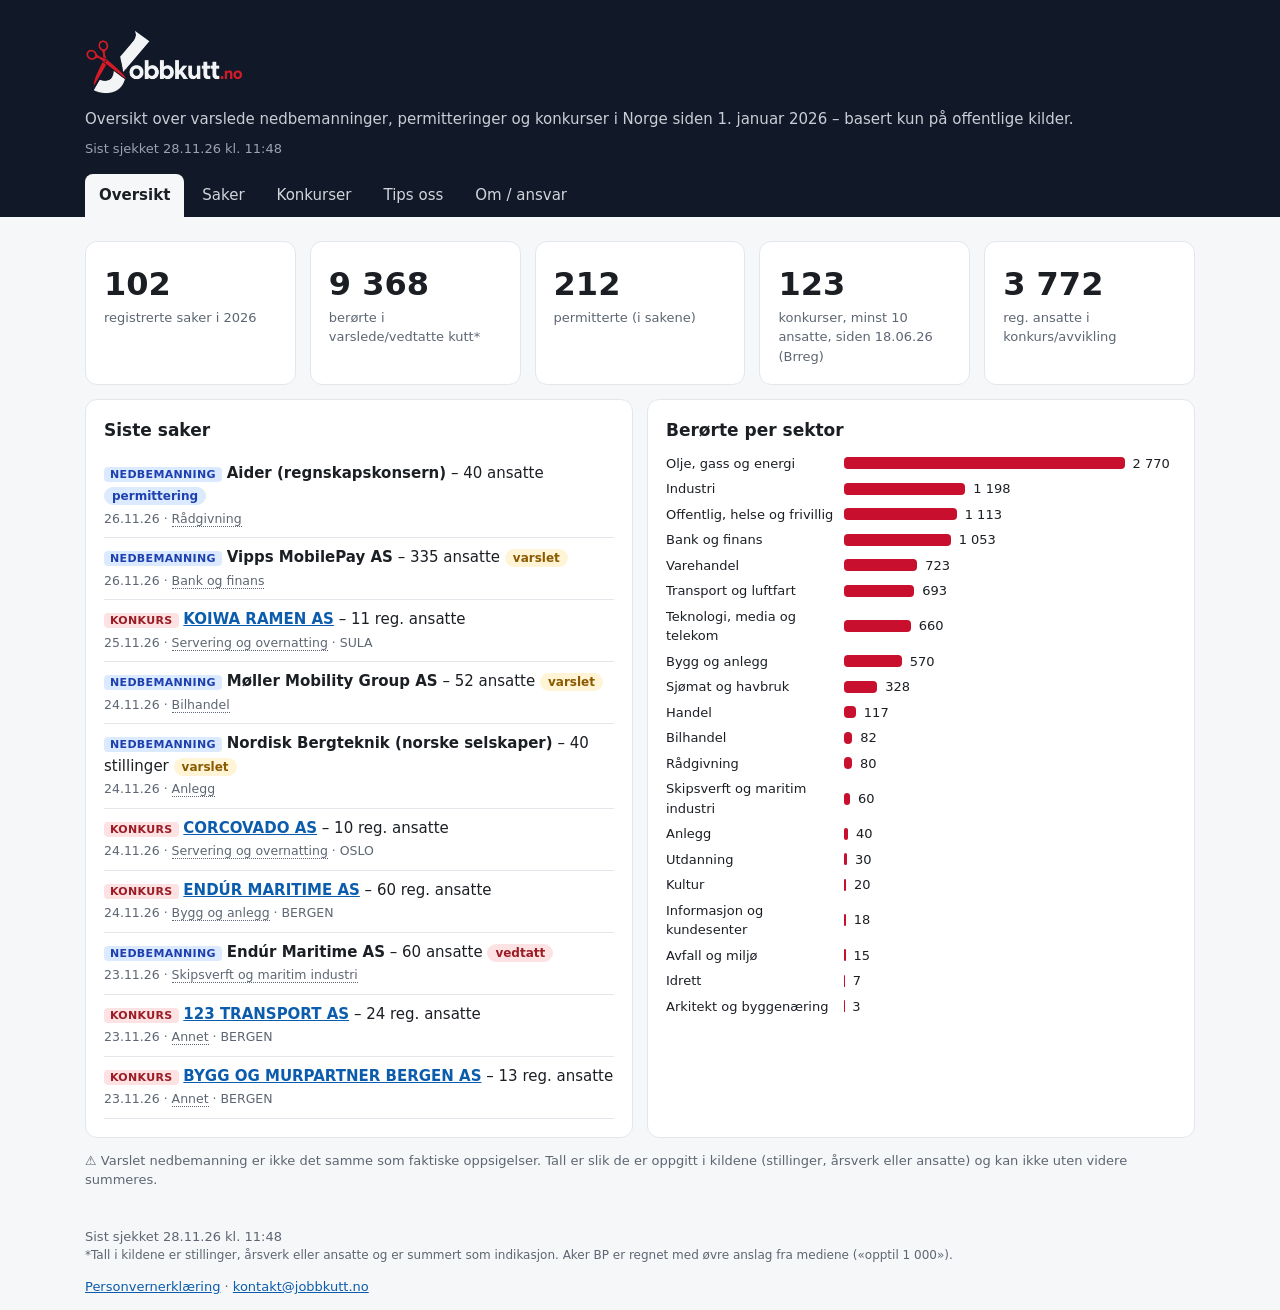
<file: index.html>
<!doctype html><html lang="nb"><head><meta charset="utf-8"><meta name="viewport" content="width=device-width,initial-scale=1">
<title>Jobbkutt – nedbemanninger og konkurser i Norge</title>
<meta name="description" content="Oversikt over varslede nedbemanninger, permitteringer og konkurser i Norge siden 1. januar 2026, med kilde til hver sak. Gratis og basert kun på offentlige kilder.">
<link rel="canonical" href="https://jobbkutt.no/">
<meta property="og:title" content="Jobbkutt – nedbemanninger og konkurser i Norge">
<meta property="og:description" content="Varslede nedbemanninger, permitteringer og konkurser i Norge siden 1. januar 2026, med kilde til hver sak.">
<meta property="og:url" content="https://jobbkutt.no/">
<meta property="og:type" content="website">
<meta property="og:locale" content="nb_NO">
<meta property="og:site_name" content="Jobbkutt">
<meta property="og:image" content="https://jobbkutt.no/og.png">
<meta property="og:image:width" content="1200">
<meta property="og:image:height" content="630">
<meta property="og:image:alt" content="Jobbkutt – nedbemanninger, permitteringer og konkurser i Norge">
<meta name="twitter:card" content="summary_large_image">
<meta name="twitter:title" content="Jobbkutt – nedbemanninger og konkurser i Norge">
<meta name="twitter:description" content="Varslede nedbemanninger, permitteringer og konkurser i Norge siden 1. januar 2026, med kilde til hver sak.">
<meta name="twitter:image" content="https://jobbkutt.no/og.png">
<link rel="icon" href="favicon.svg" type="image/svg+xml">
<link rel="icon" href="favicon.ico" sizes="any">
<link rel="icon" href="favicon-32.png" type="image/png" sizes="32x32">
<link rel="apple-touch-icon" href="apple-touch-icon.png">
<link rel="stylesheet" href="style.css?v=20261122logo4"></head><body>
<header><div class="wrap"><h1><a href="/" class="brand"><img src="logo-dark.png" srcset="logo-dark@2x.png 2x" alt="Jobbkutt.no"></a></h1><p>Oversikt over varslede nedbemanninger, permitteringer og konkurser i Norge siden 1. januar 2026 – basert kun på offentlige kilder.</p>
<p id="sjekket-top" class="fresh"></p>
<nav><a href="#oversikt" data-tab="oversikt">Oversikt</a><a href="#saker" data-tab="saker">Saker</a><a href="#konkurser" data-tab="konkurser">Konkurser</a><a href="#tips" data-tab="tips">Tips oss</a><a href="#om" data-tab="om">Om / ansvar</a></nav></div></header>
<main class="wrap">
<section id="oversikt" class="tab">
 <div class="cards" id="cards"></div>
 <div class="grid2"><div class="panel"><h2>Siste saker</h2><ul id="latest" class="latest"></ul></div>
 <div class="panel"><h2>Berørte per sektor</h2><div id="sectors"></div></div></div>
 <p class="note">⚠️ Varslet nedbemanning er ikke det samme som faktiske oppsigelser. Tall er slik de er oppgitt i kildene (stillinger, årsverk eller ansatte) og kan ikke uten videre summeres.</p>
</section>
<section id="saker" class="tab">
 <div class="filters"><input id="q" placeholder="Søk selskap, sektor …"><select id="fstatus"><option value="">Alle statuser</option><option>varslet</option><option>vedtatt</option><option>gjennomført</option><option>permittering</option></select><select id="fsektor"><option value="">Alle sektorer</option></select><select id="fyear" aria-label="År"><option value="">Alle år</option></select><select id="fmonth" aria-label="Måned"><option value="">Alle måneder</option><option value="01">januar</option><option value="02">februar</option><option value="03">mars</option><option value="04">april</option><option value="05">mai</option><option value="06">juni</option><option value="07">juli</option><option value="08">august</option><option value="09">september</option><option value="10">oktober</option><option value="11">november</option><option value="12">desember</option></select></div>
 <table id="tbl"><thead><tr><th data-k="dato">Dato</th><th data-k="selskap">Selskap</th><th data-k="antall">Antall</th><th>Kommentar</th><th data-k="status">Status</th><th data-k="sektor">Sektor</th><th>Kilder</th></tr></thead><tbody></tbody></table>
</section>
<section id="konkurser" class="tab">
 <p id="brreginfo" class="note"></p>
 <div class="filters"><input id="bq" placeholder="Søk navn, bransje, kommune …"><select id="btype"><option value="">Alle typer</option><option>konkurs</option><option>avvikling</option><option>tvangsavvikling</option></select><select id="byear" aria-label="År"><option value="">Alle år</option></select><select id="bmonth" aria-label="Måned"><option value="">Alle måneder</option><option value="01">januar</option><option value="02">februar</option><option value="03">mars</option><option value="04">april</option><option value="05">mai</option><option value="06">juni</option><option value="07">juli</option><option value="08">august</option><option value="09">september</option><option value="10">oktober</option><option value="11">november</option><option value="12">desember</option></select></div>
 <table id="btbl"><thead><tr><th data-k="dato">Dato</th><th data-k="navn">Virksomhet</th><th data-k="antallAnsatte">Ansatte*</th><th data-k="type">Type</th><th data-k="bransje">Bransje</th><th data-k="kommune">Kommune</th></tr></thead><tbody></tbody></table>
 <p class="note">*Antall ansatte er siste registrerte tall i Aa-registeret/Enhetsregisteret, ikke nødvendigvis antall som mister jobben.</p>
</section>
<section id="tips" class="tab"><div class="panel"><h2>Tips oss</h2><p>Kjenner du til en nedbemanning vi mangler? Vi publiserer kun saker med en offentlig kilde (nyhetssak, børsmelding, pressemelding).</p>
 <form id="tipsform"><label>Selskap*<input required name="selskap"></label><label>Lenke til kilde* <input required type="url" name="url" placeholder="https://…"></label><label>Antall berørte (hvis oppgitt)<input name="antall" type="number" min="0"></label><label>Kommentar<textarea name="kommentar"></textarea></label><button>Send tips</button><p id="tipsmsg" class="note"></p><p class="note">Les hvordan vi behandler tips i <a href="personvern.html">personvernerklæringen</a>.</p></form></div></section>
<section id="om" class="tab"><div class="panel"><h2>Om Jobbkutt og ansvarsfraskrivelse</h2>
<ul><li>Siden bygger <b>kun på offentlige kilder</b>: nyhetsartikler, børsmeldinger, pressemeldinger og Brønnøysundregistrene. Hver sak lenker til kilden.</li>
<li><b>Varsel ≠ oppsigelse.</b> «Varslet» betyr at selskapet har meldt om en planlagt reduksjon. Antallet som faktisk mister jobben kan bli lavere (sluttpakker, naturlig avgang, omplassering) eller annerledes.</li>
<li>Tall gjengis slik kilden oppgir dem (stillinger/årsverk/ansatte) og kan inkludere ansatte utenfor Norge der det er markert.</li>
<li>Permittering er midlertidig og er ikke oppsigelse.</li>
<li>Konkurs-/avviklingsdata hentes automatisk fra Enhetsregisteret; antall ansatte er siste registrerte tall.</li>
<li><b>Periode.</b> Sakene gjelder nedbemanninger, permitteringer og nedleggelser fra og med 1. januar 2026 (eldste sak: 07.01.26).</li>
<li><b>Konkurslisten.</b> Den viser bare virksomheter med <b>minst 10 registrerte ansatte</b>; mindre konkurser er ikke med. Listen starter <span id="bfra">juni 2026</span> (eldste oppføring) og har tydelig flere oppføringer fra september 2026, så tidligere måneder kan mangle konkurser.</li>
<li><b>Feil eller rettelser?</b> Kontakt: <a href="mailto:kontakt@jobbkutt.no">kontakt@jobbkutt.no</a>. Vi retter raskt og logger vesentlige rettelser under.</li></ul>
<h3>Rettelser</h3><ul id="rettelser"><li class="note">Laster …</li></ul></div></section>
</main><footer class="wrap"><div id="foot"></div><p class="note"><a href="personvern.html">Personvernerklæring</a> · <a href="mailto:kontakt@jobbkutt.no">kontakt@jobbkutt.no</a></p></footer><script src="app.js?v=20261122a"></script><script data-goatcounter="https://jobbkutt.goatcounter.com/count" async src="//gc.zgo.at/count.js"></script></body></html>
</file>
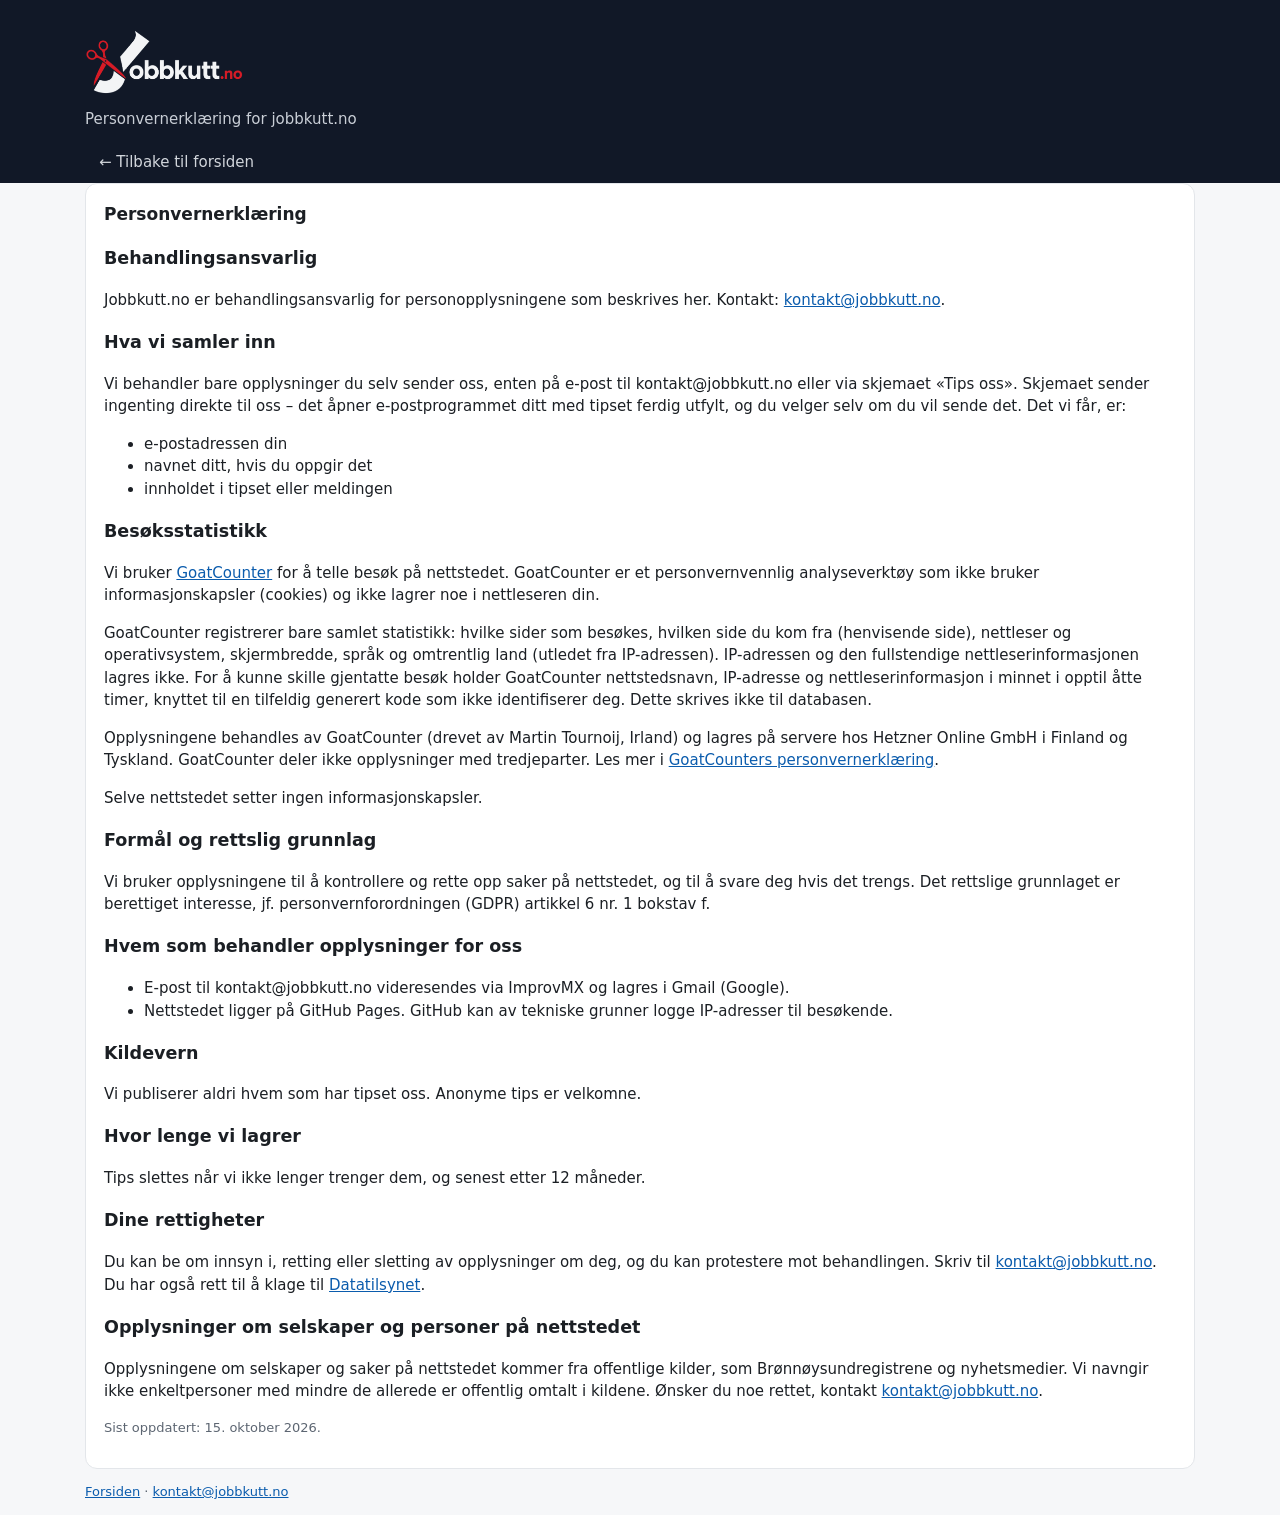
<file: personvern.html>
<!doctype html><html lang="nb"><head><meta charset="utf-8"><meta name="viewport" content="width=device-width,initial-scale=1">
<title>Personvernerklæring – Jobbkutt</title>
<meta name="description" content="Personvernerklæring for jobbkutt.no.">
<link rel="icon" href="favicon.svg" type="image/svg+xml">
<link rel="icon" href="favicon.ico" sizes="any">
<link rel="icon" href="favicon-32.png" type="image/png" sizes="32x32">
<link rel="apple-touch-icon" href="apple-touch-icon.png">
<link rel="stylesheet" href="style.css?v=20261122logo4"></head><body>
<header><div class="wrap"><h1><a href="/" class="brand"><img src="logo-dark.png" srcset="logo-dark@2x.png 2x" alt="Jobbkutt.no"></a></h1><p>Personvernerklæring for jobbkutt.no</p>
<nav><a href="./">← Tilbake til forsiden</a></nav></div></header>
<main class="wrap"><div class="panel">
<h2>Personvernerklæring</h2>
<h3>Behandlingsansvarlig</h3>
<p>Jobbkutt.no er behandlingsansvarlig for personopplysningene som beskrives her. Kontakt: <a href="mailto:kontakt@jobbkutt.no">kontakt@jobbkutt.no</a>.</p>
<h3>Hva vi samler inn</h3>
<p>Vi behandler bare opplysninger du selv sender oss, enten på e-post til kontakt@jobbkutt.no eller via skjemaet «Tips oss». Skjemaet sender ingenting direkte til oss – det åpner e-postprogrammet ditt med tipset ferdig utfylt, og du velger selv om du vil sende det. Det vi får, er:</p>
<ul><li>e-postadressen din</li><li>navnet ditt, hvis du oppgir det</li><li>innholdet i tipset eller meldingen</li></ul>
<h3>Besøksstatistikk</h3>
<p>Vi bruker <a href="https://www.goatcounter.com">GoatCounter</a> for å telle besøk på nettstedet. GoatCounter er et personvernvennlig analyseverktøy som ikke bruker informasjonskapsler (cookies) og ikke lagrer noe i nettleseren din.</p>
<p>GoatCounter registrerer bare samlet statistikk: hvilke sider som besøkes, hvilken side du kom fra (henvisende side), nettleser og operativsystem, skjermbredde, språk og omtrentlig land (utledet fra IP-adressen). IP-adressen og den fullstendige nettleserinformasjonen lagres ikke. For å kunne skille gjentatte besøk holder GoatCounter nettstedsnavn, IP-adresse og nettleserinformasjon i minnet i opptil åtte timer, knyttet til en tilfeldig generert kode som ikke identifiserer deg. Dette skrives ikke til databasen.</p>
<p>Opplysningene behandles av GoatCounter (drevet av Martin Tournoij, Irland) og lagres på servere hos Hetzner Online GmbH i Finland og Tyskland. GoatCounter deler ikke opplysninger med tredjeparter. Les mer i <a href="https://www.goatcounter.com/help/privacy">GoatCounters personvernerklæring</a>.</p>
<p>Selve nettstedet setter ingen informasjonskapsler.</p>
<h3>Formål og rettslig grunnlag</h3>
<p>Vi bruker opplysningene til å kontrollere og rette opp saker på nettstedet, og til å svare deg hvis det trengs. Det rettslige grunnlaget er berettiget interesse, jf. personvernforordningen (GDPR) artikkel 6 nr. 1 bokstav f.</p>
<h3>Hvem som behandler opplysninger for oss</h3>
<ul><li>E-post til kontakt@jobbkutt.no videresendes via ImprovMX og lagres i Gmail (Google).</li>
<li>Nettstedet ligger på GitHub Pages. GitHub kan av tekniske grunner logge IP-adresser til besøkende.</li></ul>
<h3>Kildevern</h3>
<p>Vi publiserer aldri hvem som har tipset oss. Anonyme tips er velkomne.</p>
<h3>Hvor lenge vi lagrer</h3>
<p>Tips slettes når vi ikke lenger trenger dem, og senest etter 12 måneder.</p>
<h3>Dine rettigheter</h3>
<p>Du kan be om innsyn i, retting eller sletting av opplysninger om deg, og du kan protestere mot behandlingen. Skriv til <a href="mailto:kontakt@jobbkutt.no">kontakt@jobbkutt.no</a>. Du har også rett til å klage til <a href="https://www.datatilsynet.no">Datatilsynet</a>.</p>
<h3>Opplysninger om selskaper og personer på nettstedet</h3>
<p>Opplysningene om selskaper og saker på nettstedet kommer fra offentlige kilder, som Brønnøysundregistrene og nyhetsmedier. Vi navngir ikke enkeltpersoner med mindre de allerede er offentlig omtalt i kildene. Ønsker du noe rettet, kontakt <a href="mailto:kontakt@jobbkutt.no">kontakt@jobbkutt.no</a>.</p>
<p class="note">Sist oppdatert: 15. oktober 2026.</p>
</div></main><footer class="wrap"><p class="note"><a href="./">Forsiden</a> · <a href="mailto:kontakt@jobbkutt.no">kontakt@jobbkutt.no</a></p></footer><script data-goatcounter="https://jobbkutt.goatcounter.com/count" async src="//gc.zgo.at/count.js"></script></body></html>
</file>
<file: style.css>
:root{--bg:#f6f7f9;--fg:#1b1f24;--mut:#5d6672;--acc:#c8102e;--card:#fff;--bd:#e3e6ea}
*{box-sizing:border-box}body{margin:0;font:15px/1.5 system-ui,-apple-system,"Segoe UI",Roboto,sans-serif;background:var(--bg);color:var(--fg)}
.wrap{max-width:1150px;margin:0 auto;padding:0 20px}header{background:#111827;color:#fff;padding:28px 0 0;overflow:visible}header h1{margin:0 0 12px}header h1 a.brand{display:block;width:fit-content;line-height:0}header h1 a.brand img{height:68px;width:auto;display:block}header p{color:#c9ced6;margin:8px 0 10px}
nav{display:flex;gap:4px;flex-wrap:wrap}nav a{color:#d1d5db;text-decoration:none;padding:10px 14px;border-radius:8px 8px 0 0}nav a:hover{color:#fff}nav a.on{background:var(--bg);color:var(--fg);font-weight:600}
.tag{font-size:11px;background:var(--acc);color:#fff;padding:2px 7px;border-radius:99px;vertical-align:middle;letter-spacing:.05em}
.tab{display:none;padding:24px 0}.tab.on{display:block}
.cards{display:grid;grid-template-columns:repeat(auto-fit,minmax(200px,1fr));gap:14px}.card,.panel{background:var(--card);border:1px solid var(--bd);border-radius:12px;padding:18px}
.card .n{font-size:32px;font-weight:700}.card .l{color:var(--mut);font-size:13px}.grid2{display:grid;grid-template-columns:1fr 1fr;gap:14px;margin-top:14px}@media(max-width:800px){.grid2{grid-template-columns:1fr}}
h2{font-size:17px;margin:0 0 10px}.latest{list-style:none;padding:0;margin:0}.latest li{padding:8px 0;border-bottom:1px solid var(--bd)}.latest small{color:var(--mut)}
.bar{display:flex;align-items:center;gap:8px;margin:6px 0;font-size:13px}.bar span:first-child{width:170px}.bar i{display:block;height:12px;background:var(--acc);border-radius:4px}
.filters{display:flex;gap:10px;margin-bottom:12px;flex-wrap:wrap}input,select,textarea{font:inherit;padding:8px 10px;border:1px solid var(--bd);border-radius:8px;background:#fff}#q,#bq{flex:1;min-width:220px}
table{width:100%;border-collapse:collapse;background:#fff;border:1px solid var(--bd);border-radius:12px;overflow:hidden}th,td{text-align:left;padding:10px 12px;border-bottom:1px solid var(--bd);vertical-align:top}th{background:#f0f2f5;font-size:13px;cursor:pointer;user-select:none}th[data-k]:after{content:" ⇅";color:#aab}
td.sum{color:var(--mut);font-size:13px}.st{font-size:12px;padding:2px 8px;border-radius:99px;font-weight:600}.st.varslet{background:#fff4d6;color:#8a5a00}.st.vedtatt{background:#fde2e4;color:#9b1c24}.st.gjennomført{background:#e5e7eb}.st.permittering{background:#dbeafe;color:#1e40af}.st.konkurs{background:#fde2e4;color:#9b1c24}.st.avvikling,.st.tvangsavvikling{background:#eee}
a{color:#0b5cad}.src a{display:inline-block;margin-right:6px;font-size:12px}.ant{white-space:nowrap}.kom{max-width:260px;min-width:160px;white-space:normal;font-size:12px;color:var(--mut)}.note{color:var(--mut);font-size:13px}
form label{display:block;margin-bottom:10px}form input,form textarea{display:block;width:100%;margin-top:4px}button{background:var(--acc);color:#fff;border:0;padding:10px 18px;border-radius:8px;font:inherit;cursor:pointer}
footer{color:var(--mut);font-size:12px;padding:20px}
.kind{font-size:11px;text-transform:uppercase;letter-spacing:.03em;padding:1px 6px;border-radius:4px;font-weight:700;background:#e5e7eb;color:#374151}.kind.nb{background:#dbeafe;color:#1e40af}.kind.konkurs{background:#fde2e4;color:#9b1c24}
.tab{scroll-margin-top:100vh}
@media(max-width:700px){html,body{overflow-x:hidden}.wrap{padding:0 14px}header{padding-top:20px}header h1 a.brand img{height:50px}header p{font-size:14px}
nav{flex-wrap:nowrap;overflow-x:auto;-webkit-overflow-scrolling:touch;scrollbar-width:none;margin:0 -14px;padding:0 14px}nav::-webkit-scrollbar{display:none}nav a{white-space:nowrap;padding:10px 12px;flex:0 0 auto}
.cards{grid-template-columns:repeat(2,1fr);gap:10px}.card{padding:14px}.card .n{font-size:24px}.bar span:first-child{width:110px;flex:0 0 110px}
#q,#bq{min-width:0;flex:1 1 100%}.filters select{flex:1 1 calc(50% - 5px);min-width:0}
table{display:block;overflow-x:auto;-webkit-overflow-scrolling:touch;font-size:14px}th,td{padding:8px}td{min-width:90px}td:nth-child(2){min-width:220px}td.kom{min-width:160px;max-width:260px}}



.kat{cursor:help;border-bottom:1px dotted currentColor}
.bar[title]{cursor:help}
header p.fresh{font-size:13px;color:#9ca3af;margin:-2px 0 16px}header p.fresh:empty{display:none}#om h3{font-size:15px;margin:16px 0 6px}
</file>
